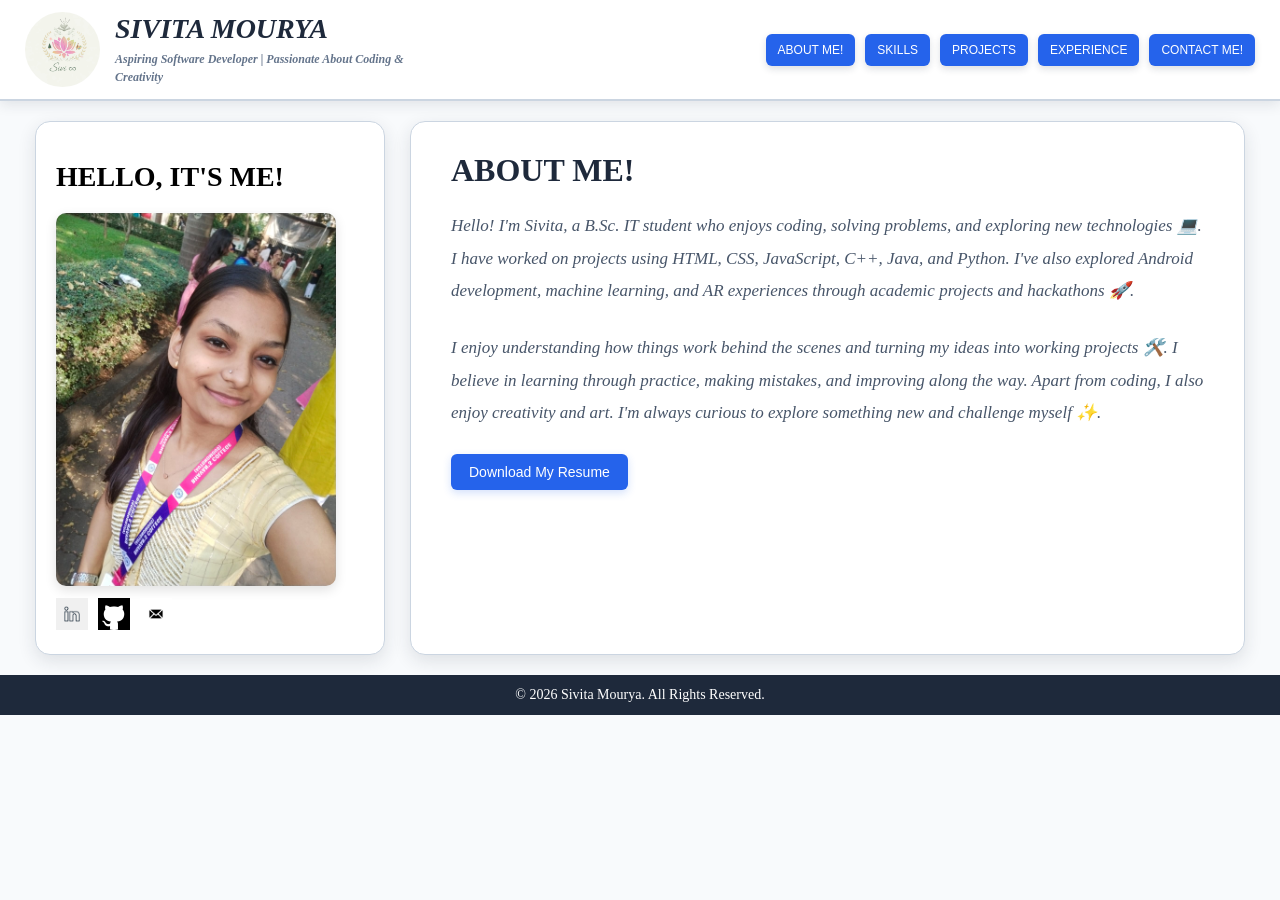
<file: index.html>
<!DOCTYPE html>
<html lang="en">

<head>
    <meta charset="UTF-8">
    <meta name="viewport" content="width=device-width, initial-scale=1.0">

    <title>Personal Portfolio - by Sivita Mourya</title>

    <link rel="stylesheet" href="style.css">
</head>

<body>

    <!-- HEADER SECTION -->
    <header>

        <div class="left">

            <img src="LOGO.jpeg" alt="Logo" id="_logo">

            <div class="name_section">

                <h1>SIVITA MOURYA</h1>

                <h4>
                    Aspiring Software Developer | Passionate About Coding & Creativity
                </h4>

            </div>

        </div>


        <!-- NAVIGATION BUTTONS -->
        <nav class="button_designing">

            <a href="aboutme.html">
                <button id="about">ABOUT ME!</button>
            </a>

            <a href="skills.html">
                <button id="skill">SKILLS</button>
            </a>

            <a href="project.html">
                <button id="project">PROJECTS</button>
            </a>

            <a href="experience.html">
                <button id="experience">EXPERIENCE</button>
            </a>

            <a href="contact.html">
                <button id="contact">CONTACT ME!</button>
            </a>

        </nav>

    </header>


    <!-- MAIN SECTION -->
    <main>

        <div class="main_container">


            <!-- LEFT SIDE PROFILE -->
            <div class="about_section">

                <h1 style="font-family: Georgia, 'Times New Roman', Times, serif; color:black;">
                    HELLO, IT'S ME!
                </h1>

                <img src="PHOTO.jpeg" id="photo" alt="My Photo">


                <!-- SOCIAL MEDIA ICONS -->
                <span class="socials">

                    <a href="https://www.linkedin.com/in/sivita-mourya-4407ab39b?utm_source=share&utm_campaign=share_via&utm_content=profile&utm_medium=android_app"
                       target="_blank">

                        <img src="LINKEDINICON.jpeg" alt="LinkedIn" width="32">

                    </a>


                    <a href="https://github.com/mouryasivita-2007"
                       target="_blank">

                        <img src="GITHUBICON.jpeg" alt="GitHub" width="32">

                    </a>


                    <a href="mailto:mauryasivita@gmail.com">

                        <img src="email-icon.jpeg" alt="Email" width="32">

                    </a>

                </span>

            </div>



            <!-- RIGHT SIDE INTRODUCTION -->
            <div class="main_section">

                <h1>ABOUT ME!</h1>


                <p>
                    Hello! I'm Sivita, a B.Sc. IT student
                    who enjoys coding, solving problems, and exploring
                    new technologies 💻.

                    I have worked on projects using HTML, CSS,
                    JavaScript, C++, Java, and Python.

                    I've also explored Android development,
                    machine learning, and AR experiences through
                    academic projects and hackathons 🚀.
                </p>


                <p>
                    I enjoy understanding how things work behind
                    the scenes and turning my ideas into working
                    projects 🛠️.

                    I believe in learning through practice,
                    making mistakes, and improving along the way.

                    Apart from coding, I also enjoy creativity
                    and art. I'm always curious to explore
                    something new and challenge myself ✨.
                </p>


                <!-- RESUME BUTTON -->
                <a href="Resume.pdf" download="Sivita_Resume.pdf">

                    <button class="resume">
                        Download My Resume
                    </button>

                </a>

            </div>

        </div>

    </main>


    <!-- FOOTER -->
    <footer>
        &copy; 2026 Sivita Mourya. All Rights Reserved.
    </footer>

</body>
</html>
</file>
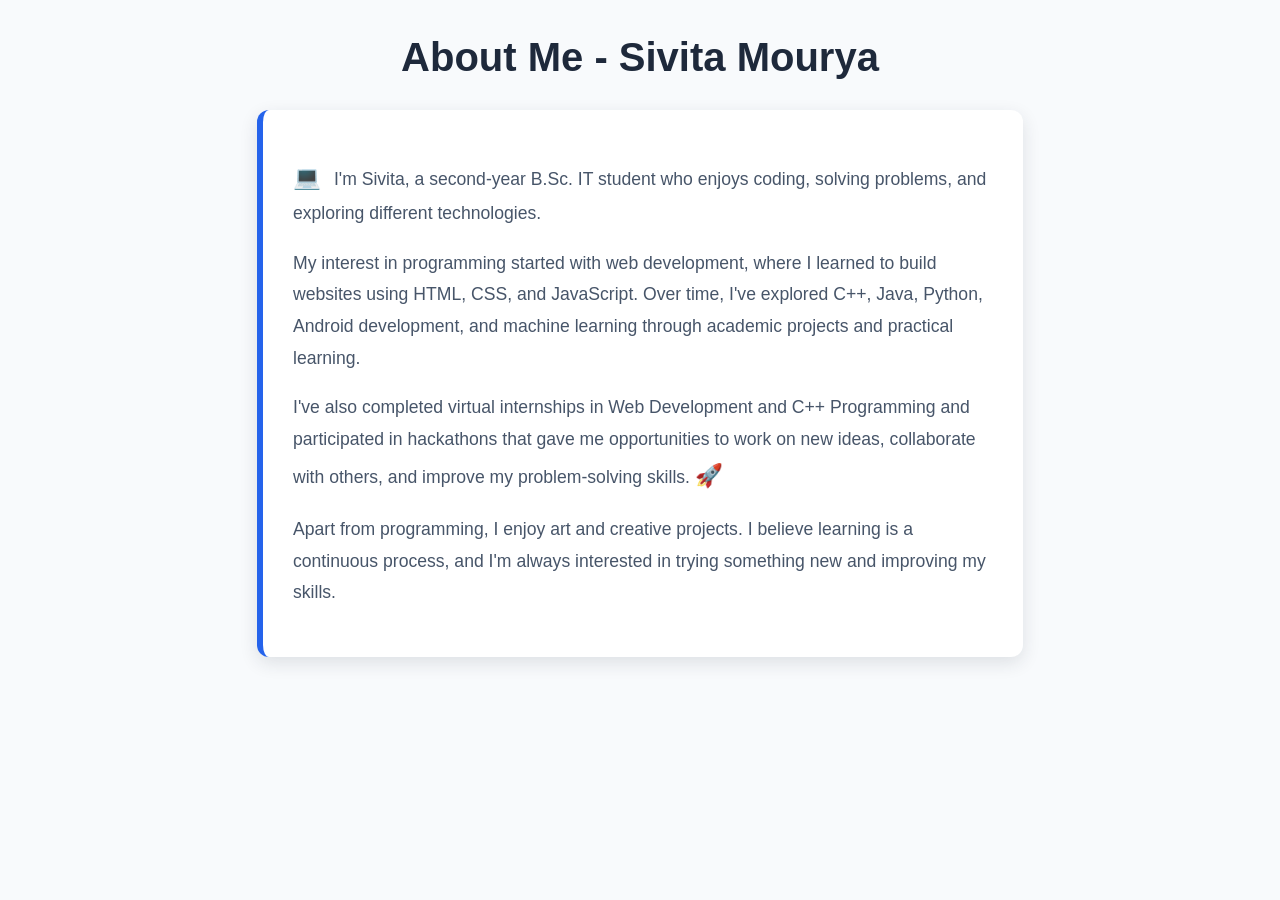
<file: aboutme.html>
<!DOCTYPE html>
<html lang="en">

<head>
    <meta charset="UTF-8">
    <meta name="viewport" content="width=device-width, initial-scale=1.0">

    <title>About Me - Sivita Mourya</title>

    <style>

        /* BODY */
        body {
            margin: 0;
            font-family: 'Segoe UI', Tahoma, Geneva, Verdana, sans-serif;
            background-color: #F8FAFC;
            color: #475569;
        }

        /* HEADING */
        h1 {
            text-align: center;
            margin-top: 35px;
            font-size: 2.5rem;
            color: #1E293B;
        }

        /* ABOUT ME BOX */
        .about-me {
            max-width: 700px;
            margin: 30px auto;
            padding: 30px;

            background-color: #FFFFFF;

            border-left: 6px solid #2563EB;
            border-radius: 12px;

            box-shadow: 0 6px 18px rgba(30, 41, 59, 0.12);

            font-size: 1.1rem;
            line-height: 1.8;

            transition: box-shadow 0.3s ease,
                        transform 0.3s ease;
        }

        /* HOVER EFFECT */
        .about-me:hover {
            box-shadow: 0 10px 25px rgba(30, 41, 59, 0.18);
            transform: translateY(-3px);
        }

        /* PARAGRAPH SPACING */
        .about-me p {
            margin-bottom: 18px;
        }

        /* EMOJI */
        .about-me span.emoji {
            font-size: 1.4rem;
            margin-right: 8px;
        }

        /* MOBILE */
        @media (max-width: 768px) {

            h1 {
                font-size: 2rem;
                margin: 25px 15px;
            }

            .about-me {
                margin: 20px;
                padding: 20px;
                font-size: 1rem;
            }

        }

    </style>
</head>

<body>

    <h1>About Me - Sivita Mourya</h1>

    <div class="about-me">

        <p>
            <span class="emoji">💻</span>
            I'm Sivita, a second-year B.Sc. IT student who enjoys coding,
            solving problems, and exploring different technologies.
        </p>

        <p>
            My interest in programming started with web development,
            where I learned to build websites using HTML, CSS, and JavaScript.
            Over time, I've explored C++, Java, Python, Android development,
            and machine learning through academic projects and practical learning.
        </p>

        <p>
            I've also completed virtual internships in Web Development and
            C++ Programming and participated in hackathons that gave me
            opportunities to work on new ideas, collaborate with others,
            and improve my problem-solving skills.
            <span class="emoji">🚀</span>
        </p>

        <p>
            Apart from programming, I enjoy art and creative projects.
            I believe learning is a continuous process, and I'm always
            interested in trying something new and improving my skills.
        </p>

    </div>

</body>
</html>
</file>
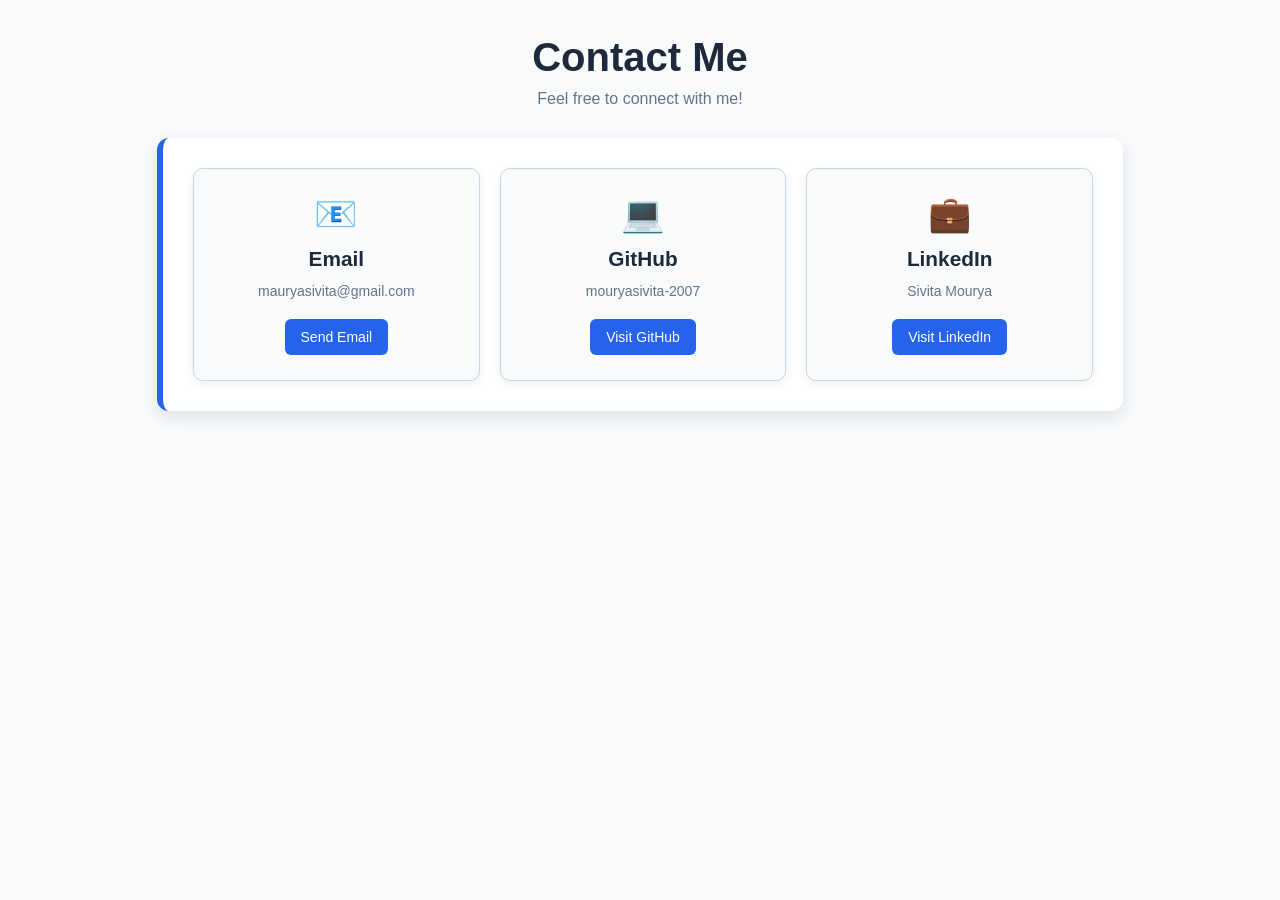
<file: contact.html>
<!DOCTYPE html>
<html lang="en">

<head>
    <meta charset="UTF-8">
    <meta name="viewport" content="width=device-width, initial-scale=1.0">

    <title>Contact Me - Sivita Mourya</title>

    <style>

        /* BODY */
        body {
            margin: 0;
            background-color: #F8FAFC;
            color: #475569;
            font-family: 'Segoe UI', Tahoma, Geneva, Verdana, sans-serif;
        }

        /* MAIN HEADING */
        h1 {
            text-align: center;
            margin: 35px 15px 10px;
            font-size: 2.5rem;
            color: #1E293B;
        }

        /* SUBTITLE */
        .subtitle {
            text-align: center;
            font-size: 16px;
            color: #64748B;
            margin: 0 15px 30px;
        }

        /* MAIN CONTACT CONTAINER */
        .contact-container {
            max-width: 900px;
            margin: 30px auto;
            padding: 30px;

            background-color: #FFFFFF;
            border-left: 6px solid #2563EB;
            border-radius: 12px;

            box-shadow: 0 6px 18px rgba(30, 41, 59, 0.12);
        }

        /* CONTACT GRID */
        .contact-grid {
            display: grid;
            grid-template-columns: repeat(3, minmax(0, 1fr));
            gap: 20px;
        }

        /* INDIVIDUAL CONTACT CARD */
        .contact-card {
            background-color: #F8FAFC;
            border: 1px solid #CBD5E1;
            border-radius: 10px;

            padding: 25px 15px;
            text-align: center;

            box-shadow: 0 3px 8px rgba(30, 41, 59, 0.08);

            display: flex;
            flex-direction: column;
            align-items: center;

            transition: transform 0.3s ease,
                        box-shadow 0.3s ease,
                        border-color 0.3s ease;
        }

        /* CARD HOVER */
        .contact-card:hover {
            transform: translateY(-4px);
            box-shadow: 0 7px 16px rgba(30, 41, 59, 0.15);
            border-color: #2563EB;
        }

        /* ICON */
        .contact-icon {
            font-size: 35px;
            margin-bottom: 12px;
        }

        /* CONTACT TITLE */
        .contact-card h2 {
            font-size: 1.3rem;
            color: #1E293B;
            margin: 0 0 12px;
        }

        /* CONTACT DETAILS */
        .contact-card p {
            font-size: 14px;
            color: #64748B;
            margin: 0 0 20px;
            overflow-wrap: anywhere;
        }

        /* CONTACT BUTTON */
        .contact-button {
            display: inline-block;
            background-color: #2563EB;
            color: #FFFFFF;

            padding: 10px 16px;
            border-radius: 6px;

            text-decoration: none;
            font-size: 14px;
            font-weight: 500;

            margin-top: auto;

            transition: background-color 0.3s ease;
        }

        .contact-button:hover {
            background-color: #1D4ED8;
        }

        /* TABLET */
        @media (max-width: 900px) {

            .contact-container {
                margin: 20px;
                padding: 25px;
            }

            .contact-grid {
                grid-template-columns: repeat(2, minmax(0, 1fr));
            }

        }

        /* MOBILE */
        @media (max-width: 600px) {

            h1 {
                font-size: 2rem;
            }

            .contact-container {
                padding: 20px;
            }

            .contact-grid {
                grid-template-columns: 1fr;
            }

            .contact-card {
                padding: 25px;
            }

        }

    </style>
</head>

<body>

    <h1>Contact Me</h1>

    <p class="subtitle">
        Feel free to connect with me!
    </p>

    <section class="contact-container">

        <div class="contact-grid">

            <!-- EMAIL -->
            <div class="contact-card">

                <div class="contact-icon">📧</div>

                <h2>Email</h2>

                <p>mauryasivita@gmail.com</p>

                <a href="mailto:mauryasivita@gmail.com"
                   class="contact-button">
                    Send Email
                </a>

            </div>


            <!-- GITHUB -->
            <div class="contact-card">

                <div class="contact-icon">💻</div>

                <h2>GitHub</h2>

                <p>mouryasivita-2007</p>

                <a href="https://github.com/mouryasivita-2007"
                   target="_blank"
                   rel="noopener noreferrer"
                   class="contact-button">
                    Visit GitHub
                </a>

            </div>


            <!-- LINKEDIN -->
            <div class="contact-card">

                <div class="contact-icon">💼</div>

                <h2>LinkedIn</h2>

                <p>Sivita Mourya</p>

                <a href="https://www.linkedin.com/in/sivita-mourya-4407ab39b"
                   target="_blank"
                   rel="noopener noreferrer"
                   class="contact-button">
                    Visit LinkedIn
                </a>

            </div>

        </div>

    </section>

</body>
</html>
</file>
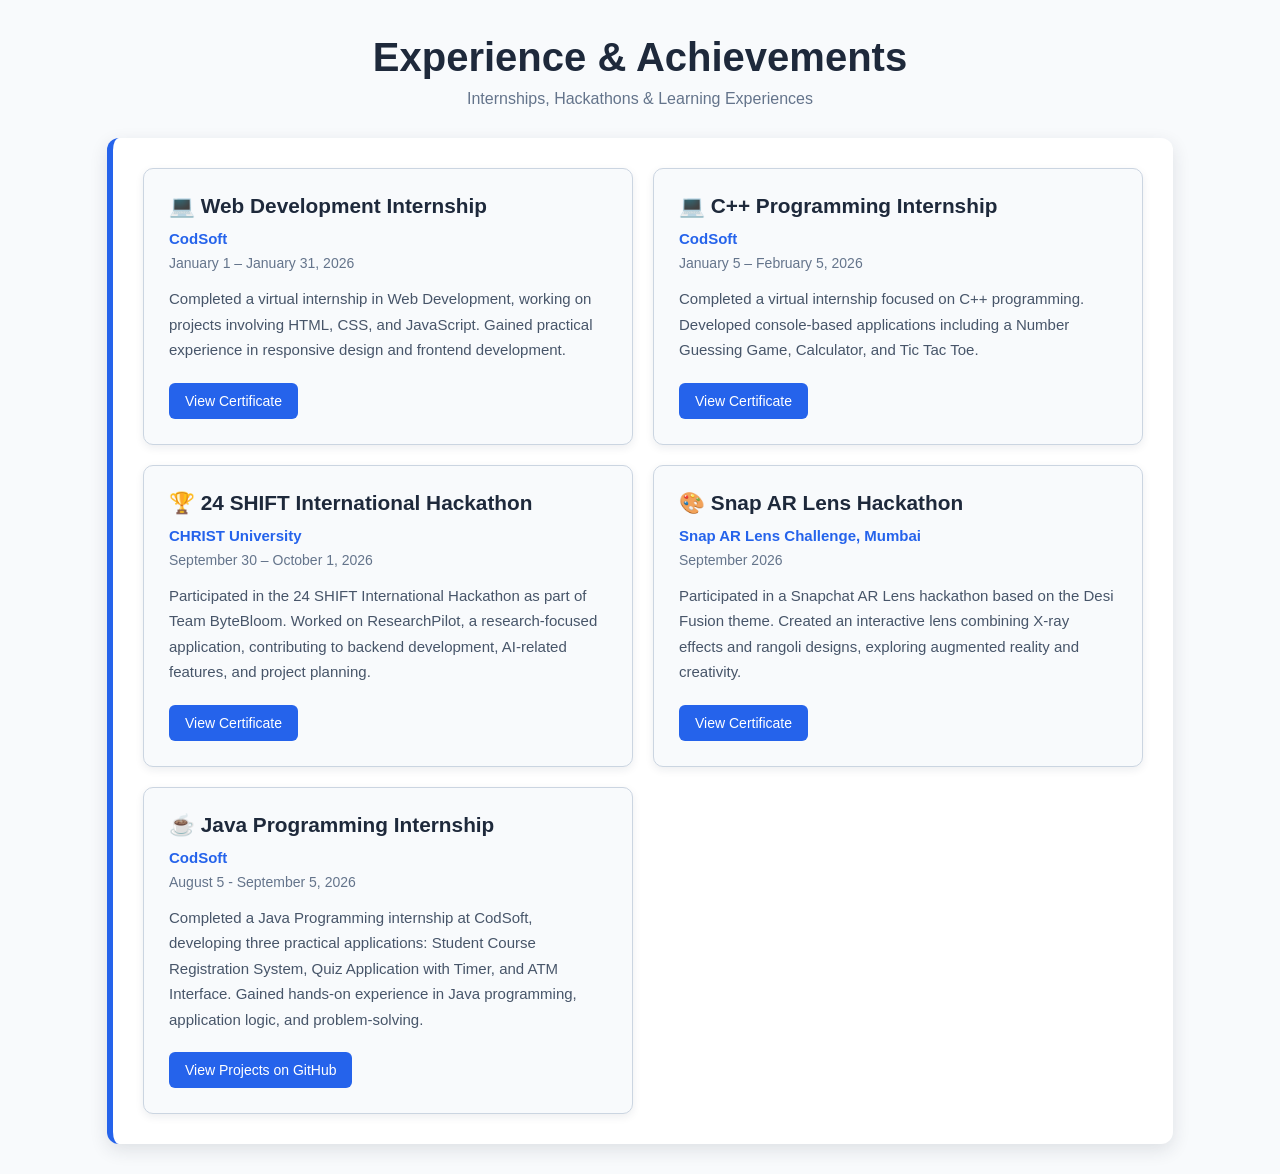
<file: experience.html>
<!DOCTYPE html>
<html lang="en">

<head>
    <meta charset="UTF-8">
    <meta name="viewport" content="width=device-width, initial-scale=1.0">

    <title>Experience & Achievements - Sivita Mourya</title>

    <style>

        /* BODY */
        body {
            margin: 0;
            background-color: #F8FAFC;
            color: #475569;
            font-family: 'Segoe UI', Tahoma, Geneva, Verdana, sans-serif;
        }

        /* MAIN HEADING */
        h1 {
            text-align: center;
            margin: 35px 15px 10px;
            font-size: 2.5rem;
            color: #1E293B;
        }

        /* SUBHEADING */
        .subtitle {
            text-align: center;
            font-size: 16px;
            color: #64748B;
            margin: 0 15px 30px;
        }

        /* MAIN EXPERIENCE CONTAINER */
        .experience {
            max-width: 1000px;
            margin: 30px auto;
            padding: 30px;

            background-color: #FFFFFF;
            border-left: 6px solid #2563EB;
            border-radius: 12px;

            box-shadow: 0 6px 18px rgba(30, 41, 59, 0.12);
        }

        /* GRID LAYOUT */
        .experience_grid {
            display: grid;
            grid-template-columns: repeat(2, minmax(0, 1fr));
            gap: 20px;
        }

        /* INDIVIDUAL EXPERIENCE CARD */
        .experience_card {
            background-color: #F8FAFC;
            border: 1px solid #CBD5E1;
            border-radius: 10px;
            padding: 25px;

            box-shadow: 0 3px 8px rgba(30, 41, 59, 0.08);

            display: flex;
            flex-direction: column;

            transition: transform 0.3s ease,
                        box-shadow 0.3s ease,
                        border-color 0.3s ease;
        }

        /* CARD HOVER */
        .experience_card:hover {
            transform: translateY(-4px);
            box-shadow: 0 7px 16px rgba(30, 41, 59, 0.15);
            border-color: #2563EB;
        }

        /* CARD TITLE */
        .experience_card h2 {
            color: #1E293B;
            font-size: 1.3rem;
            margin: 0 0 12px;
        }

        /* ORGANIZATION */
        .organization {
            font-size: 15px;
            font-weight: 600;
            color: #2563EB;
            margin: 0 0 8px;
        }

        /* DATE */
        .date {
            font-size: 14px;
            color: #64748B;
            margin: 0 0 15px;
        }

        /* DESCRIPTION */
        .description {
            font-size: 15px;
            line-height: 1.7;
            margin: 0 0 20px;
        }

        /* CERTIFICATE BUTTON */
        .certificate_button {
            display: inline-block;
            background-color: #2563EB;
            color: #FFFFFF;
            padding: 10px 16px;
            border-radius: 6px;

            text-decoration: none;
            font-size: 14px;
            font-weight: 500;

            margin-top: auto;
            align-self: flex-start;

            transition: background-color 0.3s ease;
        }

        .certificate_button:hover {
            background-color: #1D4ED8;
        }

        /* TABLET */
        @media (max-width: 900px) {

            .experience {
                margin: 20px;
                padding: 25px;
            }

        }

        /* MOBILE */
        @media (max-width: 600px) {

            h1 {
                font-size: 2rem;
            }

            .experience {
                padding: 20px;
            }

            .experience_grid {
                grid-template-columns: 1fr;
            }

            .experience_card {
                padding: 20px;
            }
        }

    </style>
</head>

<body>

    <h1>Experience & Achievements</h1>

    <p class="subtitle">
        Internships, Hackathons & Learning Experiences
    </p>

    <section class="experience">

        <div class="experience_grid">

            <!-- EXPERIENCE 1 -->
            <div class="experience_card">

                <h2>💻 Web Development Internship</h2>

                <p class="organization">CodSoft</p>

                <p class="date">January 1 – January 31, 2026</p>

                <p class="description">
                    Completed a virtual internship in Web Development,
                    working on projects involving HTML, CSS, and
                    JavaScript. Gained practical experience in
                    responsive design and frontend development.
                </p>

                <a href="certificates/web development.jpg"
                   target="_blank"
                   rel="noopener noreferrer"
                   class="certificate_button">
                    View Certificate
                </a>

            </div>


            <!-- EXPERIENCE 2 -->
            <div class="experience_card">

                <h2>💻 C++ Programming Internship</h2>

                <p class="organization">CodSoft</p>

                <p class="date">January 5 – February 5, 2026</p>

                <p class="description">
                    Completed a virtual internship focused on
                    C++ programming. Developed console-based
                    applications including a Number Guessing Game,
                    Calculator, and Tic Tac Toe.
                </p>

                <a href="certificates/c++.jpg"
                   target="_blank"
                   rel="noopener noreferrer"
                   class="certificate_button">
                    View Certificate
                </a>

            </div>


            <!-- EXPERIENCE 3 -->
            <div class="experience_card">

                <h2>🏆 24 SHIFT International Hackathon</h2>

                <p class="organization">CHRIST University</p>

                <p class="date">September 30 – October 1, 2026</p>

                <p class="description">
                    Participated in the 24 SHIFT International
                    Hackathon as part of Team ByteBloom.
                    Worked on ResearchPilot, a research-focused
                    application, contributing to backend development,
                    AI-related features, and project planning.
                </p>

                <a href="certificates/hackathon.jpg"
                   target="_blank"
                   rel="noopener noreferrer"
                   class="certificate_button">
                    View Certificate
                </a>

            </div>


            <!-- EXPERIENCE 4 -->
            <div class="experience_card">

                <h2>🎨 Snap AR Lens Hackathon</h2>

                <p class="organization">Snap AR Lens Challenge, Mumbai</p>

                <p class="date">September 2026</p>

                <p class="description">
                    Participated in a Snapchat AR Lens hackathon
                    based on the Desi Fusion theme.
                    Created an interactive lens combining
                    X-ray effects and rangoli designs,
                    exploring augmented reality and creativity.
                </p>

                <a href="certificates/snap.jpg"
                   target="_blank"
                   rel="noopener noreferrer"
                   class="certificate_button">
                    View Certificate
                </a>

            </div>

            <!-- EXPERIENCE 5 -->
            <div class="experience_card">

                <h2>☕ Java Programming Internship</h2>

                <p class="organization">CodSoft</p>

                <p class="date">August 5 - September 5, 2026</p>

                <p class="description">
                    Completed a Java Programming internship at CodSoft,
                    developing three practical applications:
                    Student Course Registration System,
                    Quiz Application with Timer, and ATM Interface.
                    Gained hands-on experience in Java programming,
                    application logic, and problem-solving.
                </p>

                <a href="YOUR-JAVA-PROJECT-REPOSITORY-LINK"
                target="_blank"
                rel="noopener noreferrer"
                class="certificate_button">
                    View Projects on GitHub
                </a>

            </div>

        </div>

    </section>

</body>
</html>
</file>
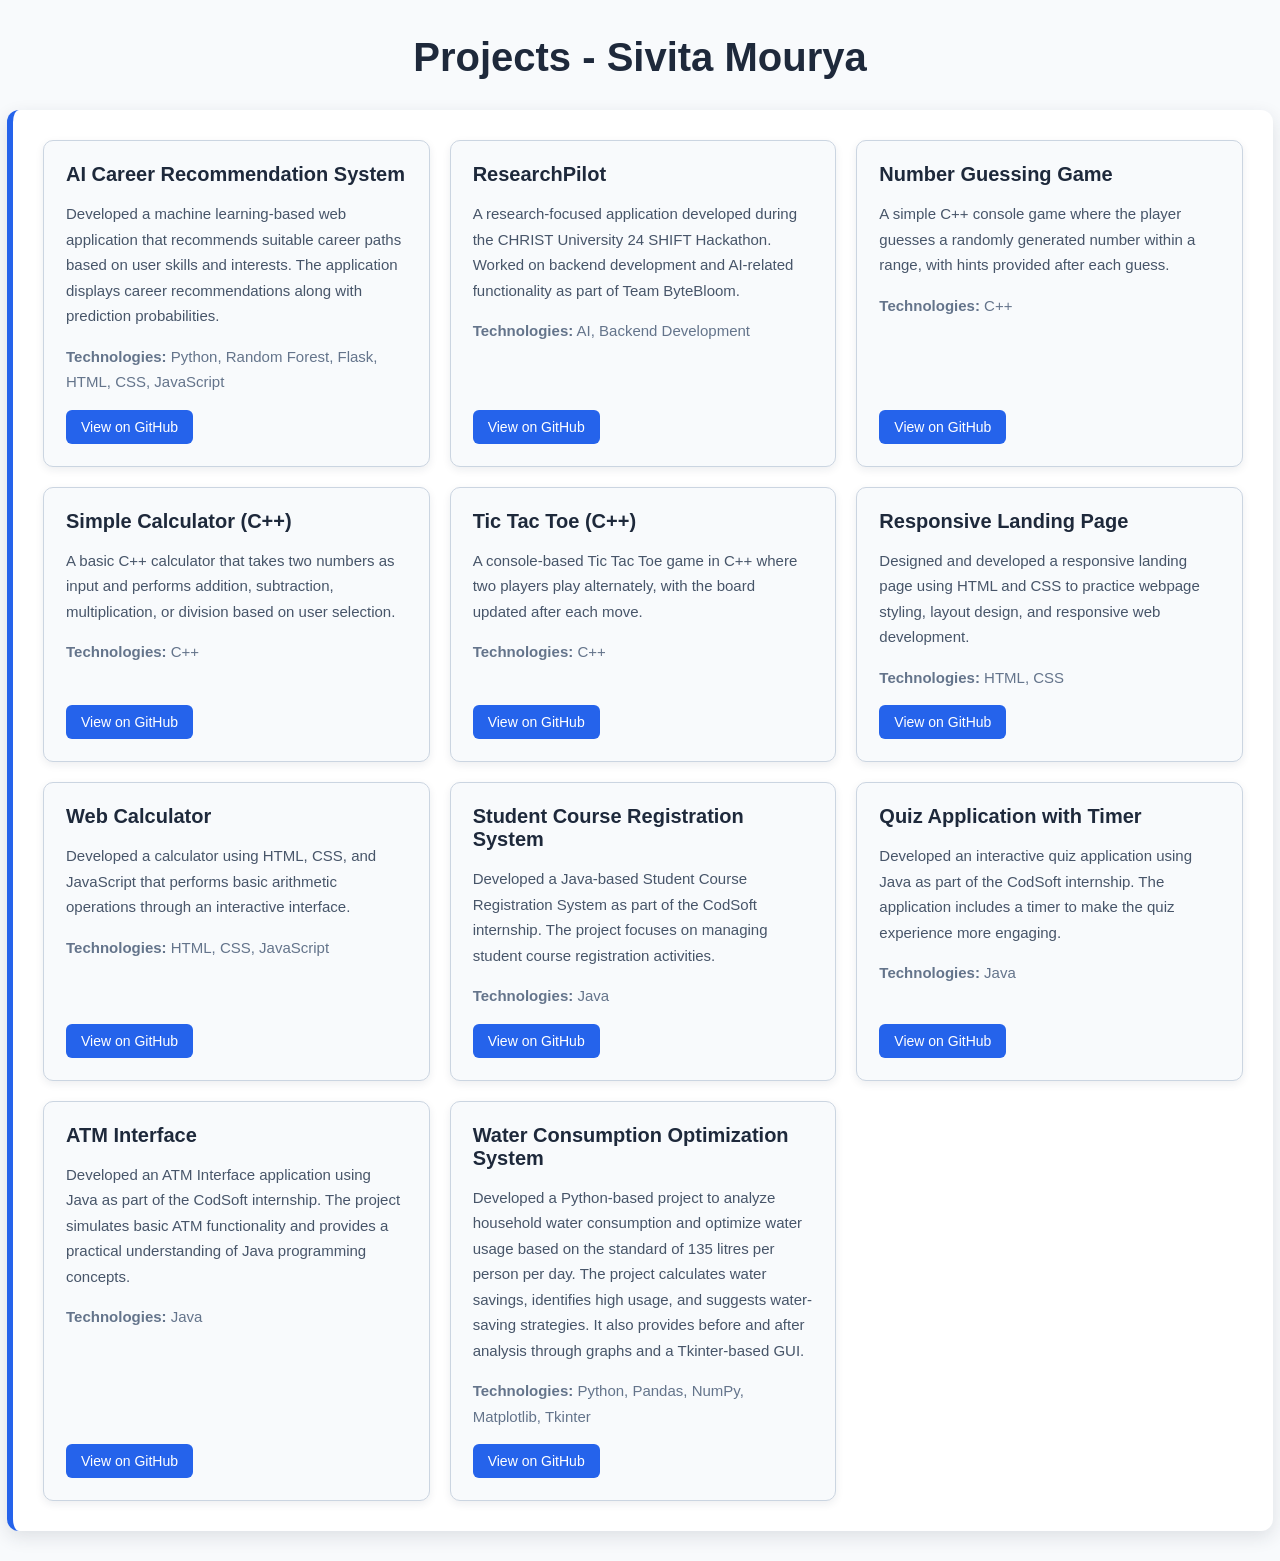
<file: project.html>
<!DOCTYPE html>
<html lang="en">

<head>
    <meta charset="UTF-8">
    <meta name="viewport" content="width=device-width, initial-scale=1.0">

    <title>Projects - Sivita Mourya</title>

    <style>

        /* BODY */
        body {
            margin: 0;
            background-color: #F8FAFC;
            color: #475569;
            font-family: 'Segoe UI', Tahoma, Geneva, Verdana, sans-serif;
        }

        /* MAIN HEADING */
        h1 {
            text-align: center;
            margin-top: 35px;
            font-size: 2.5rem;
            color: #1E293B;
        }

        /* MAIN PROJECTS CONTAINER */
        .projects {
            max-width: 1200px;
            margin: 30px auto;
            padding: 30px;

            background-color: #FFFFFF;
            border-left: 6px solid #2563EB;
            border-radius: 12px;

            box-shadow: 0 6px 18px rgba(30, 41, 59, 0.12);
        }

        /* PROJECT GRID */
        .projects_grid {
            display: grid;
            grid-template-columns: repeat(3, minmax(0, 1fr));
            gap: 20px;
        }

        /* INDIVIDUAL PROJECT CARD */
        .project_card {
            background-color: #F8FAFC;

            border: 1px solid #CBD5E1;
            border-radius: 10px;

            padding: 22px;

            box-shadow: 0 3px 8px rgba(30, 41, 59, 0.08);

            display: flex;
            flex-direction: column;

            transition: transform 0.3s ease,
                        box-shadow 0.3s ease,
                        border-color 0.3s ease;
        }

        /* CARD HOVER */
        .project_card:hover {
            transform: translateY(-4px);

            box-shadow: 0 7px 16px rgba(30, 41, 59, 0.15);

            border-color: #2563EB;
        }

        /* PROJECT TITLE */
        .project_card h2 {
            color: #1E293B;
            font-size: 1.25rem;
            margin-top: 0;
            margin-bottom: 15px;
        }

        /* PROJECT DESCRIPTION */
        .project_card p {
            font-size: 15px;
            line-height: 1.7;
            margin-top: 0;
            margin-bottom: 15px;
        }

        /* TECHNOLOGIES */
        .technologies {
            font-size: 14px;
            color: #64748B;
        }

        /* GITHUB BUTTON */
        .project_card a {
            display: inline-block;

            background-color: #2563EB;
            color: #FFFFFF;

            padding: 9px 15px;
            border-radius: 6px;

            text-decoration: none;
            font-size: 14px;
            font-weight: 500;

            margin-top: auto;
            align-self: flex-start;

            transition: background-color 0.3s ease;
        }

        .project_card a:hover {
            background-color: #1D4ED8;
        }

        /* TABLET */
        @media (max-width: 900px) {

            .projects {
                margin: 20px;
                padding: 25px;
            }

            .projects_grid {
                grid-template-columns: repeat(2, minmax(0, 1fr));
            }
        }

        /* MOBILE */
        @media (max-width: 600px) {

            h1 {
                font-size: 2rem;
            }

            .projects {
                padding: 20px;
            }

            .projects_grid {
                grid-template-columns: 1fr;
            }
        }

    </style>
</head>

<body>

    <h1>Projects - Sivita Mourya</h1>

    <section class="projects">

        <div class="projects_grid">

            <!-- PROJECT 1 -->
            <div class="project_card">

                <h2>AI Career Recommendation System</h2>

                <p>
                    Developed a machine learning-based web application
                    that recommends suitable career paths based on
                    user skills and interests. The application displays
                    career recommendations along with prediction probabilities.
                </p>

                <p class="technologies">
                    <strong>Technologies:</strong>
                    Python, Random Forest, Flask, HTML, CSS, JavaScript
                </p>

                <a href="https://github.com/mouryasivita-2007/AI-Career-Recommendation-Project"
                   target="_blank" rel="noopener noreferrer">
                    View on GitHub
                </a>

            </div>


            <!-- PROJECT 2 -->
            <div class="project_card">

                <h2>ResearchPilot</h2>

                <p>
                    A research-focused application developed during
                    the CHRIST University 24 SHIFT Hackathon.
                    Worked on backend development and AI-related
                    functionality as part of Team ByteBloom.
                </p>

                <p class="technologies">
                    <strong>Technologies:</strong>
                    AI, Backend Development
                </p>

                <a href="https://github.com/mouryasivita-2007/ResearchPilot"
                   target="_blank" rel="noopener noreferrer">
                    View on GitHub
                </a>

            </div>


            <!-- PROJECT 3 -->
            <div class="project_card">

                <h2>Number Guessing Game</h2>

                <p>
                    A simple C++ console game where the player
                    guesses a randomly generated number within
                    a range, with hints provided after each guess.
                </p>

                <p class="technologies">
                    <strong>Technologies:</strong> C++
                </p>

                <a href="https://github.com/mouryasivita-2007/CODSOFT-INTERSHIP-Cpp-TASK1"
                   target="_blank" rel="noopener noreferrer">
                    View on GitHub
                </a>

            </div>


            <!-- PROJECT 4 -->
            <div class="project_card">

                <h2>Simple Calculator (C++)</h2>

                <p>
                    A basic C++ calculator that takes two numbers
                    as input and performs addition, subtraction,
                    multiplication, or division based on user selection.
                </p>

                <p class="technologies">
                    <strong>Technologies:</strong> C++
                </p>

                <a href="https://github.com/mouryasivita-2007/CODSOFT-INTERSHIP-Cpp-TASK2"
                   target="_blank" rel="noopener noreferrer">
                    View on GitHub
                </a>

            </div>


            <!-- PROJECT 5 -->
            <div class="project_card">

                <h2>Tic Tac Toe (C++)</h2>

                <p>
                    A console-based Tic Tac Toe game in C++
                    where two players play alternately, with
                    the board updated after each move.
                </p>

                <p class="technologies">
                    <strong>Technologies:</strong> C++
                </p>

                <a href="https://github.com/mouryasivita-2007/CODSOFT-INTERSHIP-Cpp-TASK3"
                   target="_blank" rel="noopener noreferrer">
                    View on GitHub
                </a>

            </div>


            <!-- PROJECT 6 -->
            <div class="project_card">

                <h2>Responsive Landing Page</h2>

                <p>
                    Designed and developed a responsive landing page
                    using HTML and CSS to practice webpage styling,
                    layout design, and responsive web development.
                </p>

                <p class="technologies">
                    <strong>Technologies:</strong> HTML, CSS
                </p>

                <a href="https://github.com/mouryasivita-2007/CODSOFT-INTERSHIP-WEB-DEVELOPMENT-LEVEL-1-TASK-2"
                   target="_blank" rel="noopener noreferrer">
                    View on GitHub
                </a>

            </div>


            <!-- PROJECT 7 -->
            <div class="project_card">

                <h2>Web Calculator</h2>

                <p>
                    Developed a calculator using HTML, CSS,
                    and JavaScript that performs basic arithmetic
                    operations through an interactive interface.
                </p>

                <p class="technologies">
                    <strong>Technologies:</strong>
                    HTML, CSS, JavaScript
                </p>

                <a href="https://github.com/mouryasivita-2007/CODSOFT-INTERSHIP-WEB-DEVELOPMENT-LEVEL-1-TASK-3"
                   target="_blank" rel="noopener noreferrer">
                    View on GitHub
                </a>

            </div>

        <!-- PROJECT 8 -->
        <div class="project_card">

            <h2>Student Course Registration System</h2>

            <p>
                Developed a Java-based Student Course Registration
                System as part of the CodSoft internship.
                The project focuses on managing student
                course registration activities.
            </p>

            <p class="technologies">
                <strong>Technologies:</strong> Java
            </p>

            <a href="https://github.com/mouryasivita-2007/Student-Course-registration-system--Java--Codsoft-Internship"
            target="_blank"
            rel="noopener noreferrer">
                View on GitHub
            </a>

        </div>


        <!-- PROJECT 9 -->
        <div class="project_card">

            <h2>Quiz Application with Timer</h2>

            <p>
                Developed an interactive quiz application
                using Java as part of the CodSoft internship.
                The application includes a timer to make
                the quiz experience more engaging.
            </p>

            <p class="technologies">
                <strong>Technologies:</strong> Java
            </p>

            <a href="https://github.com/mouryasivita-2007/Quiz-Application-java-codsoftIntersnhip"
            target="_blank"
            rel="noopener noreferrer">
                View on GitHub
            </a>

        </div>


        <!-- PROJECT 10 -->
        <div class="project_card">

            <h2>ATM Interface</h2>

            <p>
                Developed an ATM Interface application using
                Java as part of the CodSoft internship.
                The project simulates basic ATM functionality
                and provides a practical understanding of
                Java programming concepts.
            </p>

            <p class="technologies">
                <strong>Technologies:</strong> Java
            </p>

            <a href="https://github.com/mouryasivita-2007/Atm-Interface-Project--Java-task-3--CodsoftInternship"
            target="_blank"
            rel="noopener noreferrer">
                View on GitHub
            </a>

        </div>

        
        <!-- PROJECT 11 -->
        <div class="project_card">

            <h2>Water Consumption Optimization System</h2>

            <p>
            Developed a Python-based project to analyze
            household water consumption and optimize water
            usage based on the standard of 135 litres per
            person per day. The project calculates water
            savings, identifies high usage, and suggests
            water-saving strategies. It also provides
            before and after analysis through graphs and
            a Tkinter-based GUI.
            </p>

            <p class="technologies">
            <strong>Technologies:</strong> Python, Pandas, NumPy, Matplotlib, Tkinter
            </p>

            <a href="https://github.com/mouryasivita-2007/Water-Optimization"
            target="_blank"
            rel="noopener noreferrer">
            View on GitHub
            </a>

        </div>

        </div>

    </section>

</body>
</html>
</file>
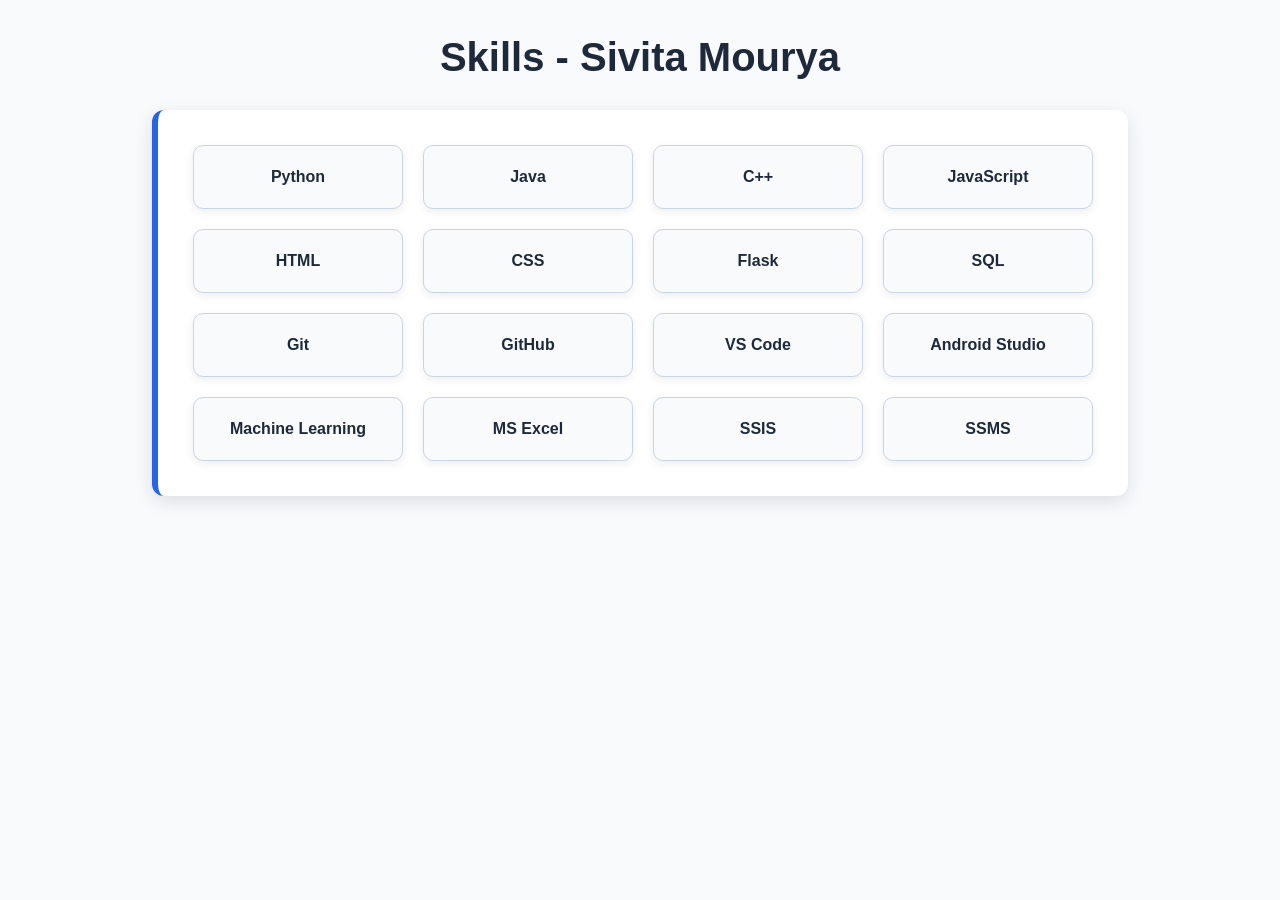
<file: skills.html>
<!DOCTYPE html>
<html lang="en">

<head>
    <meta charset="UTF-8">
    <meta name="viewport" content="width=device-width, initial-scale=1.0">

    <title>Skills - Sivita Mourya</title>

    <style>

        /* BODY */
        body {
            margin: 0;
            font-family: 'Segoe UI', Tahoma, Geneva, Verdana, sans-serif;
            background-color: #F8FAFC;
            color: #475569;
        }

        /* HEADING */
        h1 {
            text-align: center;
            margin-top: 35px;
            font-size: 2.5rem;
            color: #1E293B;
        }

        /* MAIN SKILLS BOX */
        .skills {
            max-width: 900px;
            margin: 30px auto;
            padding: 35px;

            background-color: #FFFFFF;
            border-left: 6px solid #2563EB;
            border-radius: 12px;

            box-shadow: 0 6px 18px rgba(30, 41, 59, 0.12);
        }

        /* GRID LAYOUT */
        .skills_grid {
            display: grid;

            grid-template-columns: repeat(4, 1fr);

            gap: 20px;
        }

        /* INDIVIDUAL SKILL CARD */
        .skill_card {
            background-color: #F8FAFC;

            border: 1px solid #CBD5E1;
            border-radius: 10px;

            padding: 22px 10px;

            text-align: center;

            font-size: 16px;
            font-weight: 600;
            color: #1E293B;

            box-shadow: 0 3px 8px rgba(30, 41, 59, 0.08);

            transition: transform 0.3s ease,
                        box-shadow 0.3s ease,
                        border-color 0.3s ease;
        }

        /* HOVER EFFECT */
        .skill_card:hover {
            transform: translateY(-4px);

            box-shadow: 0 7px 16px rgba(30, 41, 59, 0.15);

            border-color: #2563EB;
        }

        /* TABLET */
        @media (max-width: 768px) {

            .skills {
                margin: 20px;
                padding: 25px;
            }

            .skills_grid {
                grid-template-columns: repeat(2, 1fr);
                gap: 15px;
            }

            h1 {
                font-size: 2rem;
            }
        }

        /* MOBILE */
        @media (max-width: 480px) {

            .skills {
                padding: 20px;
            }

            .skills_grid {
                grid-template-columns: 1fr;
            }

            .skill_card {
                padding: 18px;
            }
        }

    </style>
</head>

<body>

    <h1>Skills - Sivita Mourya</h1>

    <div class="skills">

        <div class="skills_grid">

            <div class="skill_card">Python</div>

            <div class="skill_card">Java</div>

            <div class="skill_card">C++</div>

            <div class="skill_card">JavaScript</div>

            <div class="skill_card">HTML</div>

            <div class="skill_card">CSS</div>

            <div class="skill_card">Flask</div>

            <div class="skill_card">SQL</div>

            <div class="skill_card">Git</div>

            <div class="skill_card">GitHub</div>

            <div class="skill_card">VS Code</div>

            <div class="skill_card">Android Studio</div>

            <div class="skill_card">Machine Learning</div>

            <div class="skill_card">MS Excel</div>

            <div class="skill_card">SSIS</div>

            <div class="skill_card">SSMS</div>

        </div>

    </div>

</body>
</html>
</file>
<file: style.css>
/* ===================================
   BODY
=================================== */

body {
    padding: 0;
    margin: 0;
    background-color: #F8FAFC;
    color: #1E293B;
    font-family: Georgia, 'Times New Roman', Times, serif;
}


/* ===================================
   HEADER
=================================== */

header {
    display: flex;
    flex-direction: row;
    align-items: center;
    justify-content: space-between;

    padding: 18px 30px;
    background-color: #FFFFFF;

    border-bottom: 2px solid #CBD5E1;
    box-shadow: 0 4px 12px rgba(30, 41, 59, 0.10);

    gap: 25px;
}


/* ===================================
   LOGO
=================================== */

#_logo {
    height: 75px;
    width: 75px;
    border-radius: 50%;
    object-fit: cover;
    flex-shrink: 0;
}


/* ===================================
   LOGO, NAME AND TAGLINE
=================================== */

.left {
    display: flex;
    align-items: center;
    gap: 15px;
    flex-shrink: 0;
}


/* NAME AND TAGLINE CONTAINER */

.name_section {
    display: flex;
    flex-direction: column;
    gap: 5px;
}


/* NAME */

.name_section h1 {
    margin: 0;
    font-size: 28px;
    font-style: italic;
    color: #1E293B;
}


/* TAGLINE */

.name_section h4 {
    margin: 0;
    font-size: 12px;
    font-style: italic;
    color: #64748B;
    max-width: 320px;
    line-height: 1.5;
}


/* ===================================
   NAVIGATION
=================================== */

.button_designing {
    display: flex;
    justify-content: flex-end;
    align-items: center;
    flex-wrap: wrap;

    gap: 10px;
    margin-left: auto;
}


/* NAVIGATION BUTTONS */

.button_designing button {
    background-color: #1E293B;
    color: #FFFFFF;

    padding: 9px 12px;
    border: none;
    border-radius: 6px;

    font-size: 12px;
    cursor: pointer;

    box-shadow: 0 3px 7px rgba(30, 41, 59, 0.15);

    transition: background-color 0.3s ease,
                box-shadow 0.3s ease,
                transform 0.3s ease;
}


/* NAVIGATION BUTTON HOVER */

.button_designing button:hover {
    background-color: #2563EB;

    box-shadow: 0 5px 12px rgba(37, 99, 235, 0.25);

    transform: translateY(-2px);
}


/* ===================================
   MAIN CONTAINER
=================================== */

.main_container {
    display: grid;
    grid-template-columns: 350px minmax(0, 1fr);

    gap: 40px;
    padding: 50px;

    margin: 0 auto;
    max-width: 1500px;

    box-sizing: border-box;
    align-items: start;
}


/* ===================================
   LEFT PROFILE SECTION
=================================== */

.about_section {
    width: 100%;
    height: auto;

    padding: 20px;
    box-sizing: border-box;

    background-color: #FFFFFF;

    border: 1px solid #CBD5E1;
    border-radius: 15px;

    box-shadow: 0 6px 18px rgba(30, 41, 59, 0.12);

    transition: box-shadow 0.3s ease,
                transform 0.3s ease;
}


/* PROFILE SECTION HOVER */

.about_section:hover {
    box-shadow: 0 10px 25px rgba(30, 41, 59, 0.18);
    transform: translateY(-3px);
}


/* PROFILE HEADING */

.about_section h1 {
    color: #1E293B;
    font-size: 28px;
}


/* ===================================
   PROFILE PHOTO
=================================== */

#photo {
    display: block;

    width: 100%;
    max-width: 280px;
    height: auto;

    padding: 0;
    margin-top: 20px;

    border-radius: 10px;

    box-shadow: 0 4px 12px rgba(0, 0, 0, 0.12);
}


/* ===================================
   SOCIAL MEDIA ICONS
=================================== */

.socials {
    display: flex;
    gap: 10px;
    margin-top: 12px;
}


/* SOCIAL ICON IMAGES */

.socials img {
    width: 32px;
    height: 32px;
    object-fit: contain;

    transition: transform 0.3s ease;
}


/* SOCIAL ICON HOVER */

.socials img:hover {
    transform: scale(1.1);
}


/* ===================================
   RIGHT ABOUT SECTION
=================================== */

.main_section {
    width: 100%;
    height: auto;

    padding: 30px 40px;
    box-sizing: border-box;

    background-color: #FFFFFF;
    color: #475569;

    border: 1px solid #CBD5E1;
    border-radius: 15px;

    box-shadow: 0 6px 18px rgba(30, 41, 59, 0.12);

    transition: box-shadow 0.3s ease,
                transform 0.3s ease;
}


/* ABOUT SECTION HOVER */

.main_section:hover {
    box-shadow: 0 10px 25px rgba(30, 41, 59, 0.18);
    transform: translateY(-3px);
}


/* ABOUT ME HEADING */

.main_section h1 {
    font-size: 32px;
    color: #1E293B;
    margin-top: 0;
}


/* ===================================
   PARAGRAPHS
=================================== */

p {
    font-family: Georgia, 'Times New Roman', Times, serif;
    font-style: italic;

    font-size: 17px;
    line-height: 1.9;

    color: #475569;
    margin-bottom: 25px;
}


/* ===================================
   RESUME BUTTON
=================================== */

.resume {
    display: inline-block;

    background-color: #2563EB;
    color: #FFFFFF;

    padding: 10px 18px;
    border: none;
    border-radius: 6px;

    font-size: 14px;
    cursor: pointer;
    text-decoration: none;

    box-shadow: 0 3px 8px rgba(37, 99, 235, 0.20);

    transition: background-color 0.3s ease,
                box-shadow 0.3s ease,
                transform 0.3s ease;
}


/* RESUME BUTTON HOVER */

.resume:hover {
    background-color: #1D4ED8;

    box-shadow: 0 6px 14px rgba(37, 99, 235, 0.30);

    transform: translateY(-2px);
}


/* ===================================
   FOOTER
=================================== */

footer {
    background-color: #1E293B;
    color: #FFFFFF;

    text-align: center;
    padding: 15px;

    font-size: 14px;
    margin-top: 20px;
}


/* ===================================
   RESPONSIVE DESIGN - TABLET
=================================== */

@media (max-width: 1100px) {

    header {
        flex-direction: column;
        gap: 15px;
        padding: 20px;
    }

    .left {
        justify-content: center;
    }

    .button_designing {
        justify-content: center;
        margin-left: 0;
    }

}


/* ===================================
   RESPONSIVE DESIGN - MOBILE
=================================== */

@media (max-width: 800px) {

    /* MAIN LAYOUT */

    .main_container {
        display: flex;
        flex-direction: column;

        padding: 20px;
        gap: 25px;
    }

    /* PROFILE SECTION */

    .about_section {
        width: 100%;
        height: auto;
    }

    /* ABOUT ME SECTION */

    .main_section {
        width: 100%;
        height: auto;
        padding: 25px;
    }

    .main_section h1 {
        font-size: 26px;
    }

    /* PARAGRAPHS */

    p {
        font-size: 16px;
        line-height: 1.7;
    }

}


/* ===================================
   RESPONSIVE DESIGN - SMALL MOBILE
=================================== */

@media (max-width: 600px) {

    /* HEADER */

    header {
        padding: 20px 15px;
    }

    /* LOGO AND NAME */

    .left {
        flex-direction: column;
        text-align: center;
        gap: 12px;
    }

    /* NAME AND TAGLINE */

    .name_section {
        align-items: center;
    }

    .name_section h1 {
        font-size: 25px;
    }

    .name_section h4 {
        font-size: 13px;
        line-height: 1.6;
    }

    /* NAVIGATION */

    .button_designing {
        gap: 10px;
    }

    .button_designing button {
        padding: 8px 12px;
        font-size: 12px;
    }

    /* PROFILE PHOTO */

    #photo {
        max-width: 280px;
    }

    /* FOOTER */

    footer {
        font-size: 12px;
        padding: 12px;
    }

}


/* ===================================
   ACCESSIBILITY - REDUCED MOTION
=================================== */

@media (prefers-reduced-motion: reduce) {

    .about_section,
    .main_section,
    .button_designing button,
    .resume,
    .socials img {
        transition: none;
    }

    .about_section:hover,
    .main_section:hover,
    .button_designing button:hover,
    .resume:hover,
    .socials img:hover {
        transform: none;
    }

}

/* ===================================
   HEADER SPACING
=================================== */

header {
    padding: 12px 25px;
    gap: 15px;
}


/* ===================================
   NAVIGATION - ORIGINAL BLUE
=================================== */

.button_designing button {
    background-color: #2563EB;
    color: #FFFFFF;
}

.button_designing button:hover {
    background-color: #1D4ED8;
}


/* ===================================
   MAIN CONTENT SPACING
=================================== */

.main_container {
    padding: 20px 35px;
    gap: 25px;
    align-items: stretch;
}


/* ===================================
   PROFILE SECTION
=================================== */

.about_section {
    height: 100%;
}


/* ===================================
   ABOUT ME SECTION
=================================== */

.main_section {
    height: 100%;
}


/* ===================================
   FOOTER SPACING
=================================== */

footer {
    margin-top: 0;
    padding: 12px;
}


/* ===================================
   MOBILE ADJUSTMENTS
=================================== */

@media (max-width: 800px) {

    .main_container {
        padding: 15px;
        gap: 20px;
    }

    .about_section,
    .main_section {
        height: auto;
    }
}
</file>
